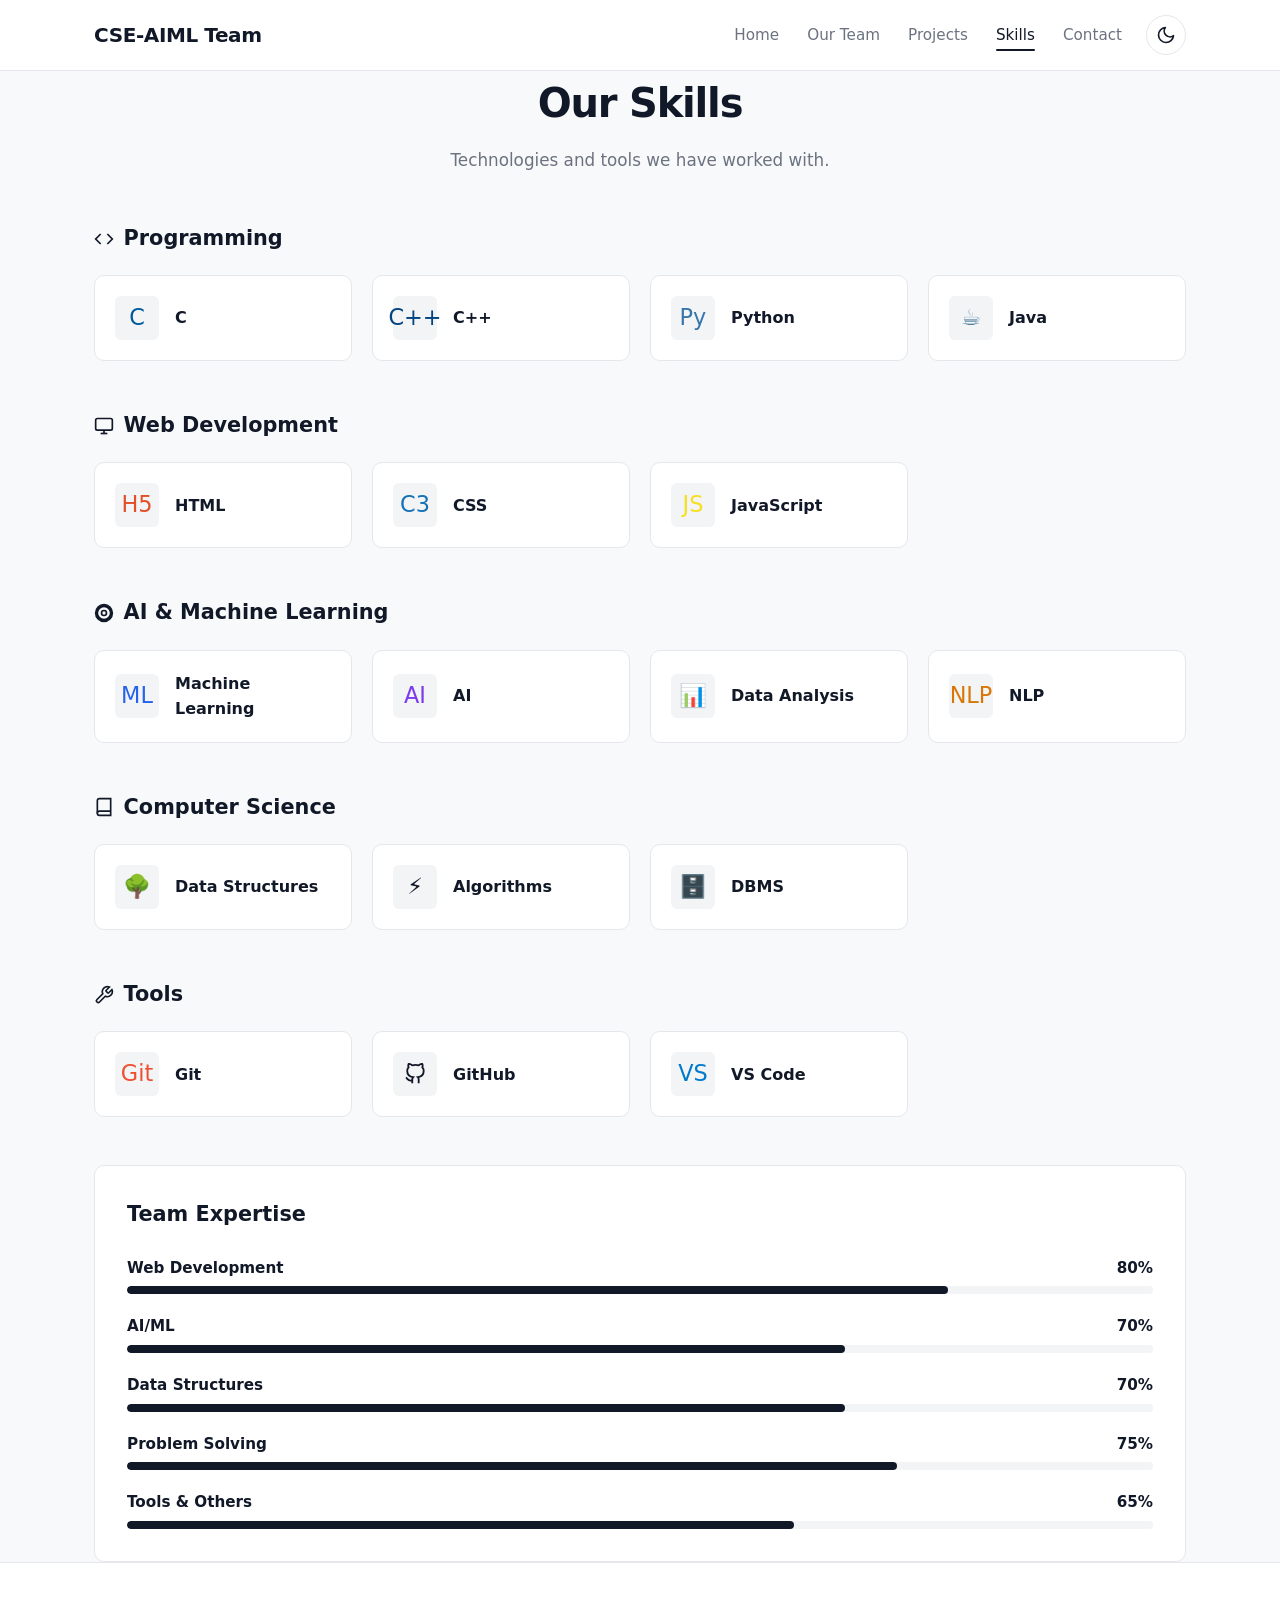
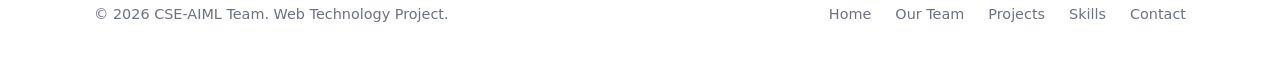
<file: skills.html>
<!DOCTYPE html>
<html lang="en">
<head>
  <meta charset="UTF-8">
  <meta name="viewport" content="width=device-width, initial-scale=1.0">
  <title>CSE-AIML Team | Our Skills</title>
  <link rel="stylesheet" href="css/style.css">
</head>
<body>

  <!-- Site Header / Navigation -->
  <header class="site-header">
    <div class="container header-inner">
      <a href="index.html" class="logo-link">CSE-AIML Team</a>
      <div class="nav-controls">
        <nav>
          <ul class="nav-menu" id="nav-menu">
            <li><a href="index.html" class="nav-link">Home</a></li>
            <li><a href="team.html" class="nav-link">Our Team</a></li>
            <li><a href="projects.html" class="nav-link">Projects</a></li>
            <li><a href="skills.html" class="nav-link">Skills</a></li>
            <li><a href="contact.html" class="nav-link">Contact</a></li>
          </ul>
        </nav>
        <button class="theme-btn" id="theme-toggle" aria-label="Toggle Theme"></button>
        <button class="hamburger" id="hamburger" aria-label="Toggle Navigation">
          <svg viewBox="0 0 24 24" fill="none" stroke="currentColor" stroke-width="2" stroke-linecap="round" stroke-linejoin="round">
            <line x1="3" y1="12" x2="21" y2="12"></line>
            <line x1="3" y1="6" x2="21" y2="6"></line>
            <line x1="3" y1="18" x2="21" y2="18"></line>
          </svg>
        </button>
      </div>
    </div>
  </header>

  <main class="container">
    <div class="page-header">
      <h1 class="page-title">Our Skills</h1>
      <p class="page-subtitle">Technologies and tools we have worked with.</p>
    </div>

    <!-- 1. Programming Category -->
    <div class="skills-category-group">
      <h2 class="category-title">
        <svg width="20" height="20" viewBox="0 0 24 24" fill="none" stroke="currentColor" stroke-width="2"><polyline points="16 18 22 12 16 6"></polyline><polyline points="8 6 2 12 8 18"></polyline></svg>
        Programming
      </h2>
      <div class="skills-cards-grid">
        <div class="skill-card">
          <div class="skill-icon-wrap" style="color: #00599C;">C</div>
          <span class="skill-name">C</span>
        </div>
        <div class="skill-card">
          <div class="skill-icon-wrap" style="color: #004482;">C++</div>
          <span class="skill-name">C++</span>
        </div>
        <div class="skill-card">
          <div class="skill-icon-wrap" style="color: #3776AB;">Py</div>
          <span class="skill-name">Python</span>
        </div>
        <div class="skill-card">
          <div class="skill-icon-wrap" style="color: #5382A1;">☕</div>
          <span class="skill-name">Java</span>
        </div>
      </div>
    </div>

    <!-- 2. Web Development Category -->
    <div class="skills-category-group">
      <h2 class="category-title">
        <svg width="20" height="20" viewBox="0 0 24 24" fill="none" stroke="currentColor" stroke-width="2"><rect x="2" y="3" width="20" height="14" rx="2" ry="2"></rect><line x1="8" y1="21" x2="16" y2="21"></line><line x1="12" y1="17" x2="12" y2="21"></line></svg>
        Web Development
      </h2>
      <div class="skills-cards-grid">
        <div class="skill-card">
          <div class="skill-icon-wrap" style="color: #E34F26;">H5</div>
          <span class="skill-name">HTML</span>
        </div>
        <div class="skill-card">
          <div class="skill-icon-wrap" style="color: #1572B6;">C3</div>
          <span class="skill-name">CSS</span>
        </div>
        <div class="skill-card">
          <div class="skill-icon-wrap" style="color: #F7DF1E;">JS</div>
          <span class="skill-name">JavaScript</span>
        </div>
      </div>
    </div>

    <!-- 3. AI & Machine Learning Category -->
    <div class="skills-category-group">
      <h2 class="category-title">
        <svg width="20" height="20" viewBox="0 0 24 24" fill="none" stroke="currentColor" stroke-width="2"><path d="M12 2a10 10 0 1 0 10 10A10 10 0 0 0 12 2zm0 18a8 8 0 1 1 8-8 8 8 0 0 1-8 8z"></path><circle cx="12" cy="12" r="3"></circle></svg>
        AI & Machine Learning
      </h2>
      <div class="skills-cards-grid">
        <div class="skill-card">
          <div class="skill-icon-wrap" style="color: #2563EB;">ML</div>
          <span class="skill-name">Machine Learning</span>
        </div>
        <div class="skill-card">
          <div class="skill-icon-wrap" style="color: #7C3AED;">AI</div>
          <span class="skill-name">AI</span>
        </div>
        <div class="skill-card">
          <div class="skill-icon-wrap" style="color: #059669;">📊</div>
          <span class="skill-name">Data Analysis</span>
        </div>
        <div class="skill-card">
          <div class="skill-icon-wrap" style="color: #D97706;">NLP</div>
          <span class="skill-name">NLP</span>
        </div>
      </div>
    </div>

    <!-- 4. Computer Science Category -->
    <div class="skills-category-group">
      <h2 class="category-title">
        <svg width="20" height="20" viewBox="0 0 24 24" fill="none" stroke="currentColor" stroke-width="2"><path d="M4 19.5A2.5 2.5 0 0 1 6.5 17H20"></path><path d="M6.5 2H20v20H6.5A2.5 2.5 0 0 1 4 19.5v-15A2.5 2.5 0 0 1 6.5 2z"></path></svg>
        Computer Science
      </h2>
      <div class="skills-cards-grid">
        <div class="skill-card">
          <div class="skill-icon-wrap">🌳</div>
          <span class="skill-name">Data Structures</span>
        </div>
        <div class="skill-card">
          <div class="skill-icon-wrap">⚡</div>
          <span class="skill-name">Algorithms</span>
        </div>
        <div class="skill-card">
          <div class="skill-icon-wrap">🗄️</div>
          <span class="skill-name">DBMS</span>
        </div>
      </div>
    </div>

    <!-- 5. Tools Category -->
    <div class="skills-category-group">
      <h2 class="category-title">
        <svg width="20" height="20" viewBox="0 0 24 24" fill="none" stroke="currentColor" stroke-width="2"><path d="M14.7 6.3a1 1 0 0 0 0 1.4l1.6 1.6a1 1 0 0 0 1.4 0l3.77-3.77a6 6 0 0 1-7.94 7.94l-6.91 6.91a2.12 2.12 0 0 1-3-3l6.91-6.91a6 6 0 0 1 7.94-7.94l-3.76 3.76z"></path></svg>
        Tools
      </h2>
      <div class="skills-cards-grid">
        <div class="skill-card">
          <div class="skill-icon-wrap" style="color: #F05032;">Git</div>
          <span class="skill-name">Git</span>
        </div>
        <div class="skill-card">
          <div class="skill-icon-wrap">
            <svg width="22" height="22" viewBox="0 0 24 24" fill="none" stroke="currentColor" stroke-width="2"><path d="M9 19c-5 1.5-5-2.5-7-3m14 6v-3.87a3.37 3.37 0 0 0-.94-2.61c3.14-.35 6.44-1.54 6.44-7A5.44 5.44 0 0 0 20 4.77 5.07 5.07 0 0 0 19.91 1S18.73.65 16 2.48a13.38 13.38 0 0 0-7 0C6.27.65 5.09 1 5.09 1A5.07 5.07 0 0 0 5 4.77a5.44 5.44 0 0 0-1.5 3.78c0 5.42 3.3 6.61 6.44 7A3.37 3.37 0 0 0 9 18.13V22"></path></svg>
          </div>
          <span class="skill-name">GitHub</span>
        </div>
        <div class="skill-card">
          <div class="skill-icon-wrap" style="color: #007ACC;">VS</div>
          <span class="skill-name">VS Code</span>
        </div>
      </div>
    </div>

    <!-- Team Expertise Section -->
    <div class="expertise-section">
      <h2 style="font-size: 1.3rem; font-weight: 700; margin-bottom: 1.5rem;">Team Expertise</h2>
      
      <div class="expertise-item">
        <div class="expertise-header">
          <span>Web Development</span>
          <span>80%</span>
        </div>
        <div class="progress-bar-bg">
          <div class="progress-bar-fill" style="width: 80%;"></div>
        </div>
      </div>

      <div class="expertise-item">
        <div class="expertise-header">
          <span>AI/ML</span>
          <span>70%</span>
        </div>
        <div class="progress-bar-bg">
          <div class="progress-bar-fill" style="width: 70%;"></div>
        </div>
      </div>

      <div class="expertise-item">
        <div class="expertise-header">
          <span>Data Structures</span>
          <span>70%</span>
        </div>
        <div class="progress-bar-bg">
          <div class="progress-bar-fill" style="width: 70%;"></div>
        </div>
      </div>

      <div class="expertise-item">
        <div class="expertise-header">
          <span>Problem Solving</span>
          <span>75%</span>
        </div>
        <div class="progress-bar-bg">
          <div class="progress-bar-fill" style="width: 75%;"></div>
        </div>
      </div>

      <div class="expertise-item">
        <div class="expertise-header">
          <span>Tools &amp; Others</span>
          <span>65%</span>
        </div>
        <div class="progress-bar-bg">
          <div class="progress-bar-fill" style="width: 65%;"></div>
        </div>
      </div>
    </div>
  </main>

  <footer class="site-footer">
    <div class="container footer-inner">
      <p>&copy; 2026 CSE-AIML Team. Web Technology Project.</p>
      <ul class="footer-nav">
        <li><a href="index.html" class="footer-link">Home</a></li>
        <li><a href="team.html" class="footer-link">Our Team</a></li>
        <li><a href="projects.html" class="footer-link">Projects</a></li>
        <li><a href="skills.html" class="footer-link">Skills</a></li>
        <li><a href="contact.html" class="footer-link">Contact</a></li>
      </ul>
    </div>
  </footer>

  <script src="js/script.js"></script>
</body>
</html>
</file>
<file: css/style.css>
/* ==========================================
   CSE-AIML Team Portfolio - Stylesheet
   Clean, modern, light/dark theme CSS
   ========================================== */

:root {
  /* Light Theme Color Palette */
  --bg-color: #f8f9fa;
  --card-bg: #ffffff;
  --text-main: #111827;
  --text-muted: #6b7280;
  --border-color: #e5e7eb;
  --border-hover: #d1d5db;
  --primary: #111827;
  --primary-hover: #1f2937;
  --primary-text: #ffffff;
  --tag-bg: #f3f4f6;
  --tag-text: #374151;
  --hero-overlay: rgba(17, 24, 39, 0.7);
  --shadow-sm: 0 1px 3px rgba(0,0,0,0.05);
  --shadow-md: 0 4px 6px -1px rgba(0,0,0,0.06), 0 2px 4px -1px rgba(0,0,0,0.04);
  --shadow-hover: 0 10px 15px -3px rgba(0,0,0,0.08);
  --radius-sm: 6px;
  --radius-md: 10px;
  --radius-lg: 16px;
  --radius-pill: 9999px;
  --transition-fast: 0.2s ease;
  --font-family: system-ui, -apple-system, BlinkMacSystemFont, 'Segoe UI', Roboto, Oxygen, Ubuntu, Cantarell, 'Open Sans', 'Helvetica Neue', sans-serif;
}

[data-theme="dark"] {
  /* Dark Theme Color Palette */
  --bg-color: #0b0f19;
  --card-bg: #151c2c;
  --text-main: #f9fafb;
  --text-muted: #9ca3af;
  --border-color: #27354a;
  --border-hover: #3b4d68;
  --primary: #ffffff;
  --primary-hover: #e5e7eb;
  --primary-text: #111827;
  --tag-bg: #1e293b;
  --tag-text: #cbd5e1;
  --hero-overlay: rgba(11, 15, 25, 0.8);
  --shadow-sm: 0 1px 3px rgba(0,0,0,0.3);
  --shadow-md: 0 4px 6px rgba(0,0,0,0.4);
  --shadow-hover: 0 10px 15px rgba(0,0,0,0.5);
}

/* Reset & Base Styles */
*, *::before, *::after {
  box-sizing: border-box;
  margin: 0;
  padding: 0;
}

html {
  scroll-behavior: smooth;
}

body {
  font-family: var(--font-family);
  background-color: var(--bg-color);
  color: var(--text-main);
  line-height: 1.6;
  transition: background-color var(--transition-fast), color var(--transition-fast);
  min-height: 100vh;
  display: flex;
  flex-direction: column;
}

a {
  color: inherit;
  text-decoration: none;
}

img {
  max-width: 100%;
  height: auto;
  display: block;
}

button, input, textarea, select {
  font-family: inherit;
  font-size: inherit;
}

/* Layout Utilities */
.container {
  width: 100%;
  max-width: 1140px;
  margin: 0 auto;
  padding: 0 1.5rem;
}

main {
  flex: 1;
  padding: 2.5rem 0 4rem 0;
}

/* Header & Navigation */
.site-header {
  background-color: var(--card-bg);
  border-bottom: 1px solid var(--border-color);
  position: sticky;
  top: 0;
  z-index: 1000;
  transition: background-color var(--transition-fast), border-color var(--transition-fast);
}

.header-inner {
  display: flex;
  align-items: center;
  justify-content: space-between;
  height: 70px;
}

.logo-link {
  font-size: 1.25rem;
  font-weight: 700;
  letter-spacing: -0.02em;
  color: var(--text-main);
  display: flex;
  align-items: center;
  gap: 0.5rem;
}

.nav-controls {
  display: flex;
  align-items: center;
  gap: 1.5rem;
}

.nav-menu {
  display: flex;
  align-items: center;
  gap: 1.75rem;
  list-style: none;
}

.nav-link {
  font-size: 0.95rem;
  font-weight: 500;
  color: var(--text-muted);
  transition: color var(--transition-fast);
  position: relative;
  padding: 0.4rem 0;
}

.nav-link:hover, .nav-link.active {
  color: var(--text-main);
}

.nav-link.active::after {
  content: '';
  position: absolute;
  bottom: 0;
  left: 0;
  width: 100%;
  height: 2px;
  background-color: var(--text-main);
  border-radius: var(--radius-pill);
}

/* Theme Toggle Button */
.theme-btn {
  background: transparent;
  border: 1px solid var(--border-color);
  border-radius: var(--radius-pill);
  width: 40px;
  height: 40px;
  display: flex;
  align-items: center;
  justify-content: center;
  cursor: pointer;
  color: var(--text-main);
  transition: all var(--transition-fast);
}

.theme-btn:hover {
  border-color: var(--border-hover);
  background-color: var(--tag-bg);
}

/* Mobile Nav Toggle */
.hamburger {
  display: none;
  background: none;
  border: none;
  cursor: pointer;
  padding: 0.5rem;
  color: var(--text-main);
}

.hamburger svg {
  width: 24px;
  height: 24px;
}

/* Section Headings */
.page-header {
  text-align: center;
  margin-bottom: 3rem;
}

.page-title {
  font-size: 2.5rem;
  font-weight: 800;
  letter-spacing: -0.03em;
  color: var(--text-main);
  margin-bottom: 0.75rem;
}

.page-subtitle {
  font-size: 1.05rem;
  color: var(--text-muted);
  max-width: 680px;
  margin: 0 auto;
}

.section-title {
  font-size: 1.75rem;
  font-weight: 700;
  letter-spacing: -0.02em;
  margin-bottom: 1.5rem;
}

/* Buttons */
.btn {
  display: inline-flex;
  align-items: center;
  justify-content: center;
  gap: 0.5rem;
  padding: 0.65rem 1.4rem;
  font-weight: 600;
  font-size: 0.95rem;
  border-radius: var(--radius-pill);
  transition: all var(--transition-fast);
  cursor: pointer;
  border: 1px solid transparent;
}

.btn-primary {
  background-color: var(--primary);
  color: var(--primary-text);
}

.btn-primary:hover {
  background-color: var(--primary-hover);
}

.btn-secondary {
  background-color: transparent;
  border-color: var(--border-color);
  color: var(--text-main);
}

.btn-secondary:hover {
  border-color: var(--text-main);
  background-color: var(--tag-bg);
}

.btn-sm {
  padding: 0.45rem 1rem;
  font-size: 0.85rem;
}

/* HOME PAGE STYLES */
/* Hero Banner Card */
.hero-card {
  position: relative;
  border-radius: var(--radius-lg);
  overflow: hidden;
  margin-bottom: 3.5rem;
  min-height: 420px;
  display: flex;
  align-items: flex-end;
  background-size: cover;
  background-position: center;
  border: 1px solid var(--border-color);
  box-shadow: var(--shadow-md);
}

.hero-overlay {
  position: absolute;
  inset: 0;
  background: linear-gradient(180deg, rgba(15,23,42,0.3) 0%, rgba(15,23,42,0.85) 100%);
}

.hero-content {
  position: relative;
  z-index: 2;
  padding: 3rem 2.5rem;
  color: #ffffff;
  max-width: 650px;
}

.hero-tag {
  text-transform: uppercase;
  font-size: 0.85rem;
  font-weight: 700;
  letter-spacing: 0.1em;
  opacity: 0.9;
  margin-bottom: 0.5rem;
  display: block;
}

.hero-title {
  font-size: 3rem;
  font-weight: 800;
  line-height: 1.1;
  margin-bottom: 0.4rem;
  letter-spacing: -0.03em;
}

.hero-subtitle {
  font-size: 1.3rem;
  font-weight: 500;
  opacity: 0.95;
  margin-bottom: 1rem;
}

.hero-description {
  font-size: 1rem;
  line-height: 1.5;
  opacity: 0.85;
  margin-bottom: 1.75rem;
}

/* Member Cards Grid (Home & Team pages) */
.team-grid-5 {
  display: grid;
  grid-template-columns: repeat(5, 1fr);
  gap: 1.25rem;
  margin-bottom: 3.5rem;
}

.member-card-minimal {
  background-color: var(--card-bg);
  border: 1px solid var(--border-color);
  border-radius: var(--radius-md);
  padding: 1rem;
  text-align: center;
  transition: all var(--transition-fast);
}

.member-card-minimal:hover {
  transform: translateY(-3px);
  border-color: var(--border-hover);
  box-shadow: var(--shadow-hover);
}

.member-card-minimal .avatar-wrap {
  width: 100%;
  aspect-ratio: 1 / 1;
  border-radius: var(--radius-sm);
  overflow: hidden;
  margin-bottom: 0.85rem;
}

.member-card-minimal .avatar-wrap img {
  width: 100%;
  height: 100%;
  object-fit: cover;
}

.member-card-minimal h3 {
  font-size: 1.05rem;
  font-weight: 700;
  margin-bottom: 0.2rem;
}

.member-card-minimal p {
  font-size: 0.85rem;
  color: var(--text-muted);
}

/* Detailed Team Cards (Our Team Page) */
.team-grid-detailed {
  display: grid;
  grid-template-columns: repeat(3, 1fr);
  gap: 1.75rem;
  margin-bottom: 2rem;
}

.team-grid-detailed.bottom-row {
  grid-template-columns: repeat(2, 1fr);
  max-width: 760px;
  margin: 0 auto 3.5rem auto;
}

.team-card {
  background-color: var(--card-bg);
  border: 1px solid var(--border-color);
  border-radius: var(--radius-md);
  padding: 1.25rem;
  display: flex;
  flex-direction: column;
  transition: all var(--transition-fast);
}

.team-card:hover {
  border-color: var(--border-hover);
  box-shadow: var(--shadow-hover);
  transform: translateY(-2px);
}

.team-card-image {
  width: 100%;
  aspect-ratio: 4 / 3;
  border-radius: var(--radius-sm);
  overflow: hidden;
  margin-bottom: 1rem;
}

.team-card-image img {
  width: 100%;
  height: 100%;
  object-fit: cover;
}

.team-card-body {
  display: flex;
  flex-direction: column;
  flex: 1;
}

.team-card-name {
  font-size: 1.2rem;
  font-weight: 700;
  margin-bottom: 0.15rem;
}

.team-card-role {
  font-size: 0.85rem;
  color: var(--text-muted);
  margin-bottom: 0.85rem;
}

.tag-list {
  display: flex;
  flex-wrap: wrap;
  gap: 0.4rem;
  margin-bottom: 1rem;
}

.tag {
  background-color: var(--tag-bg);
  color: var(--tag-text);
  font-size: 0.75rem;
  font-weight: 600;
  padding: 0.25rem 0.6rem;
  border-radius: var(--radius-sm);
}

.team-card-desc {
  font-size: 0.9rem;
  color: var(--text-muted);
  margin-bottom: 1.25rem;
  flex: 1;
}

/* Banner / Wide Section Statement */
.team-statement-banner {
  background-color: var(--card-bg);
  border: 1px solid var(--border-color);
  border-radius: var(--radius-md);
  padding: 2.5rem 2rem;
  text-align: center;
  margin-top: 3rem;
}

.team-statement-banner h3 {
  font-size: 1.4rem;
  font-weight: 700;
  margin-bottom: 0.5rem;
}

.team-statement-banner p {
  color: var(--text-muted);
  max-width: 650px;
  margin: 0 auto;
  font-size: 0.95rem;
}

/* Featured & Project Cards */
.projects-grid {
  display: grid;
  grid-template-columns: repeat(3, 1fr);
  gap: 1.5rem;
}

.project-card {
  background-color: var(--card-bg);
  border: 1px solid var(--border-color);
  border-radius: var(--radius-md);
  overflow: hidden;
  display: flex;
  flex-direction: column;
  transition: all var(--transition-fast);
}

.project-card:hover {
  border-color: var(--border-hover);
  box-shadow: var(--shadow-hover);
  transform: translateY(-2px);
}

.project-thumb {
  width: 100%;
  aspect-ratio: 16 / 9;
  overflow: hidden;
}

.project-thumb img {
  width: 100%;
  height: 100%;
  object-fit: cover;
  transition: transform 0.3s ease;
}

.project-card:hover .project-thumb img {
  transform: scale(1.03);
}

.project-info {
  padding: 1.25rem;
  display: flex;
  flex-direction: column;
  flex: 1;
}

.project-header {
  display: flex;
  align-items: flex-start;
  justify-content: space-between;
  margin-bottom: 0.4rem;
}

.project-title {
  font-size: 1.15rem;
  font-weight: 700;
}

.project-link-icon {
  color: var(--text-muted);
  font-size: 1.1rem;
}

.project-desc {
  font-size: 0.88rem;
  color: var(--text-muted);
  margin-bottom: 1rem;
  flex: 1;
}

.project-footer {
  display: flex;
  align-items: center;
  justify-content: space-between;
  margin-top: auto;
  padding-top: 0.75rem;
  border-top: 1px solid var(--border-color);
}

.project-actions {
  display: flex;
  gap: 0.5rem;
  width: 100%;
}

.project-actions .btn {
  flex: 1;
  text-align: center;
}

/* INDIVIDUAL MEMBER PAGE STYLES */
.member-hero {
  display: grid;
  grid-template-columns: 1fr 380px;
  gap: 3rem;
  align-items: center;
  margin-bottom: 3.5rem;
  background-color: var(--card-bg);
  border: 1px solid var(--border-color);
  border-radius: var(--radius-lg);
  padding: 2.5rem;
}

.member-hero-info .member-tag {
  font-size: 0.85rem;
  font-weight: 700;
  text-transform: uppercase;
  letter-spacing: 0.08em;
  color: var(--text-muted);
  margin-bottom: 0.5rem;
  display: block;
}

.member-hero-info h1 {
  font-size: 2.75rem;
  font-weight: 800;
  letter-spacing: -0.03em;
  margin-bottom: 0.2rem;
}

.member-hero-info .member-sub {
  font-size: 1.15rem;
  color: var(--text-muted);
  margin-bottom: 1.25rem;
}

.social-links-bar {
  display: flex;
  align-items: center;
  gap: 1.25rem;
  margin-bottom: 1.75rem;
}

.social-link {
  display: inline-flex;
  align-items: center;
  gap: 0.4rem;
  font-size: 0.9rem;
  font-weight: 600;
  color: var(--text-muted);
  transition: color var(--transition-fast);
}

.social-link:hover {
  color: var(--text-main);
}

.member-actions {
  display: flex;
  flex-wrap: wrap;
  gap: 0.75rem;
}

.member-photo-frame {
  width: 100%;
  aspect-ratio: 4 / 5;
  border-radius: var(--radius-md);
  overflow: hidden;
}

.member-photo-frame img {
  width: 100%;
  height: 100%;
  object-fit: cover;
}

/* Member Content Grid */
.member-grid {
  display: grid;
  grid-template-columns: 2fr 1fr;
  gap: 2rem;
  margin-bottom: 3rem;
}

.content-block {
  background-color: var(--card-bg);
  border: 1px solid var(--border-color);
  border-radius: var(--radius-md);
  padding: 1.75rem;
  margin-bottom: 1.75rem;
}

.content-block h3 {
  font-size: 1.25rem;
  font-weight: 700;
  margin-bottom: 1rem;
  display: flex;
  align-items: center;
  gap: 0.5rem;
}

.interests-grid {
  display: grid;
  grid-template-columns: repeat(4, 1fr);
  gap: 1rem;
}

.interest-item {
  background-color: var(--bg-color);
  border: 1px solid var(--border-color);
  border-radius: var(--radius-sm);
  padding: 1rem 0.75rem;
  text-align: center;
  display: flex;
  flex-direction: column;
  align-items: center;
  gap: 0.4rem;
  font-size: 0.85rem;
  font-weight: 600;
}

.interest-icon {
  font-size: 1.3rem;
}

/* PROJECTS PAGE STYLES */
.filter-container {
  display: flex;
  justify-content: center;
  gap: 0.5rem;
  margin-bottom: 2.5rem;
  flex-wrap: wrap;
}

.filter-btn {
  background-color: var(--card-bg);
  border: 1px solid var(--border-color);
  color: var(--text-muted);
  padding: 0.5rem 1.25rem;
  border-radius: var(--radius-pill);
  font-weight: 600;
  font-size: 0.9rem;
  cursor: pointer;
  transition: all var(--transition-fast);
}

.filter-btn:hover {
  border-color: var(--border-hover);
  color: var(--text-main);
}

.filter-btn.active {
  background-color: var(--primary);
  color: var(--primary-text);
  border-color: var(--primary);
}

/* SKILLS PAGE STYLES */
.skills-category-group {
  margin-bottom: 3rem;
}

.category-title {
  font-size: 1.3rem;
  font-weight: 700;
  margin-bottom: 1.25rem;
  display: flex;
  align-items: center;
  gap: 0.6rem;
}

.skills-cards-grid {
  display: grid;
  grid-template-columns: repeat(4, 1fr);
  gap: 1.25rem;
}

.skill-card {
  background-color: var(--card-bg);
  border: 1px solid var(--border-color);
  border-radius: var(--radius-md);
  padding: 1.25rem;
  display: flex;
  align-items: center;
  gap: 1rem;
  transition: all var(--transition-fast);
}

.skill-card:hover {
  border-color: var(--border-hover);
  transform: translateY(-2px);
  box-shadow: var(--shadow-sm);
}

.skill-icon-wrap {
  width: 44px;
  height: 44px;
  border-radius: var(--radius-sm);
  background-color: var(--tag-bg);
  display: flex;
  align-items: center;
  justify-content: center;
  font-size: 1.4rem;
  flex-shrink: 0;
}

.skill-name {
  font-weight: 700;
  font-size: 1rem;
}

/* Team Expertise Progress Bars */
.expertise-section {
  background-color: var(--card-bg);
  border: 1px solid var(--border-color);
  border-radius: var(--radius-md);
  padding: 2rem;
  margin-top: 3rem;
}

.expertise-item {
  margin-bottom: 1.25rem;
}

.expertise-item:last-child {
  margin-bottom: 0;
}

.expertise-header {
  display: flex;
  justify-content: space-between;
  margin-bottom: 0.4rem;
  font-weight: 600;
  font-size: 0.95rem;
}

.progress-bar-bg {
  width: 100%;
  height: 8px;
  background-color: var(--tag-bg);
  border-radius: var(--radius-pill);
  overflow: hidden;
}

.progress-bar-fill {
  height: 100%;
  background-color: var(--primary);
  border-radius: var(--radius-pill);
  transition: width 1s ease-in-out;
}

/* CONTACT PAGE STYLES */
.contact-layout {
  display: grid;
  grid-template-columns: 1fr 1.5fr;
  gap: 2.5rem;
  margin-bottom: 4rem;
}

.contact-info-list {
  display: flex;
  flex-direction: column;
  gap: 1.25rem;
}

.contact-info-card {
  background-color: var(--card-bg);
  border: 1px solid var(--border-color);
  border-radius: var(--radius-md);
  padding: 1.25rem 1.5rem;
  display: flex;
  align-items: center;
  gap: 1.25rem;
  transition: all var(--transition-fast);
}

.contact-info-card:hover {
  border-color: var(--border-hover);
}

.contact-icon {
  width: 46px;
  height: 46px;
  border-radius: 50%;
  background-color: var(--tag-bg);
  display: flex;
  align-items: center;
  justify-content: center;
  font-size: 1.2rem;
  color: var(--text-main);
}

.contact-detail-label {
  font-size: 0.8rem;
  text-transform: uppercase;
  letter-spacing: 0.05em;
  color: var(--text-muted);
  font-weight: 700;
}

.contact-detail-val {
  font-weight: 600;
  font-size: 0.95rem;
}

.contact-form-card {
  background-color: var(--card-bg);
  border: 1px solid var(--border-color);
  border-radius: var(--radius-md);
  padding: 2rem;
}

.form-group {
  margin-bottom: 1.25rem;
}

.form-label {
  display: block;
  font-size: 0.9rem;
  font-weight: 600;
  margin-bottom: 0.4rem;
}

.form-input, .form-select, .form-textarea {
  width: 100%;
  padding: 0.75rem 1rem;
  border: 1px solid var(--border-color);
  border-radius: var(--radius-sm);
  background-color: var(--bg-color);
  color: var(--text-main);
  outline: none;
  transition: border-color var(--transition-fast);
}

.form-input:focus, .form-select:focus, .form-textarea:focus {
  border-color: var(--text-main);
}

.form-textarea {
  resize: vertical;
  min-height: 120px;
}

.form-alert {
  padding: 0.85rem 1rem;
  border-radius: var(--radius-sm);
  font-size: 0.9rem;
  font-weight: 600;
  margin-bottom: 1.25rem;
  display: none;
}

.form-alert.success {
  display: block;
  background-color: #d1fae5;
  color: #065f46;
  border: 1px solid #a7f3d0;
}

[data-theme="dark"] .form-alert.success {
  background-color: #064e3b;
  color: #a7f3d0;
  border-color: #047857;
}

.form-alert.error {
  display: block;
  background-color: #fee2e2;
  color: #991b1b;
  border: 1px solid #fca5a5;
}

[data-theme="dark"] .form-alert.error {
  background-color: #7f1d1d;
  color: #fca5a5;
  border-color: #991b1b;
}

.contact-team-section {
  border-top: 1px solid var(--border-color);
  padding-top: 3rem;
}

/* Footer */
.site-footer {
  background-color: var(--card-bg);
  border-top: 1px solid var(--border-color);
  padding: 2.5rem 0;
  font-size: 0.9rem;
  color: var(--text-muted);
  transition: background-color var(--transition-fast), border-color var(--transition-fast);
}

.footer-inner {
  display: flex;
  align-items: center;
  justify-content: space-between;
}

.footer-nav {
  display: flex;
  gap: 1.5rem;
  list-style: none;
}

.footer-link {
  color: var(--text-muted);
  transition: color var(--transition-fast);
}

.footer-link:hover {
  color: var(--text-main);
}

/* RESPONSIVE DESIGN BREAKPOINTS */
@media (max-width: 992px) {
  .team-grid-5 {
    grid-template-columns: repeat(3, 1fr);
  }
  .team-grid-detailed {
    grid-template-columns: repeat(2, 1fr);
  }
  .projects-grid {
    grid-template-columns: repeat(2, 1fr);
  }
  .skills-cards-grid {
    grid-template-columns: repeat(3, 1fr);
  }
  .member-hero {
    grid-template-columns: 1fr;
  }
  .member-photo-frame {
    max-width: 320px;
    margin: 0 auto;
  }
  .member-grid {
    grid-template-columns: 1fr;
  }
}

@media (max-width: 768px) {
  .hamburger {
    display: block;
  }

  .nav-menu {
    position: absolute;
    top: 70px;
    left: 0;
    right: 0;
    background-color: var(--card-bg);
    border-bottom: 1px solid var(--border-color);
    flex-direction: column;
    padding: 1.5rem;
    gap: 1.25rem;
    display: none;
    box-shadow: var(--shadow-md);
  }

  .nav-menu.open {
    display: flex;
  }

  .hero-title {
    font-size: 2.25rem;
  }

  .team-grid-5 {
    grid-template-columns: repeat(2, 1fr);
  }

  .team-grid-detailed, .team-grid-detailed.bottom-row {
    grid-template-columns: 1fr;
  }

  .projects-grid {
    grid-template-columns: 1fr;
  }

  .skills-cards-grid {
    grid-template-columns: repeat(2, 1fr);
  }

  .contact-layout {
    grid-template-columns: 1fr;
  }

  .footer-inner {
    flex-direction: column;
    gap: 1rem;
    text-align: center;
  }
}

@media (max-width: 480px) {
  .team-grid-5 {
    grid-template-columns: 1fr;
  }

  .skills-cards-grid {
    grid-template-columns: 1fr;
  }

  .interests-grid {
    grid-template-columns: repeat(2, 1fr);
  }
}
</file>
